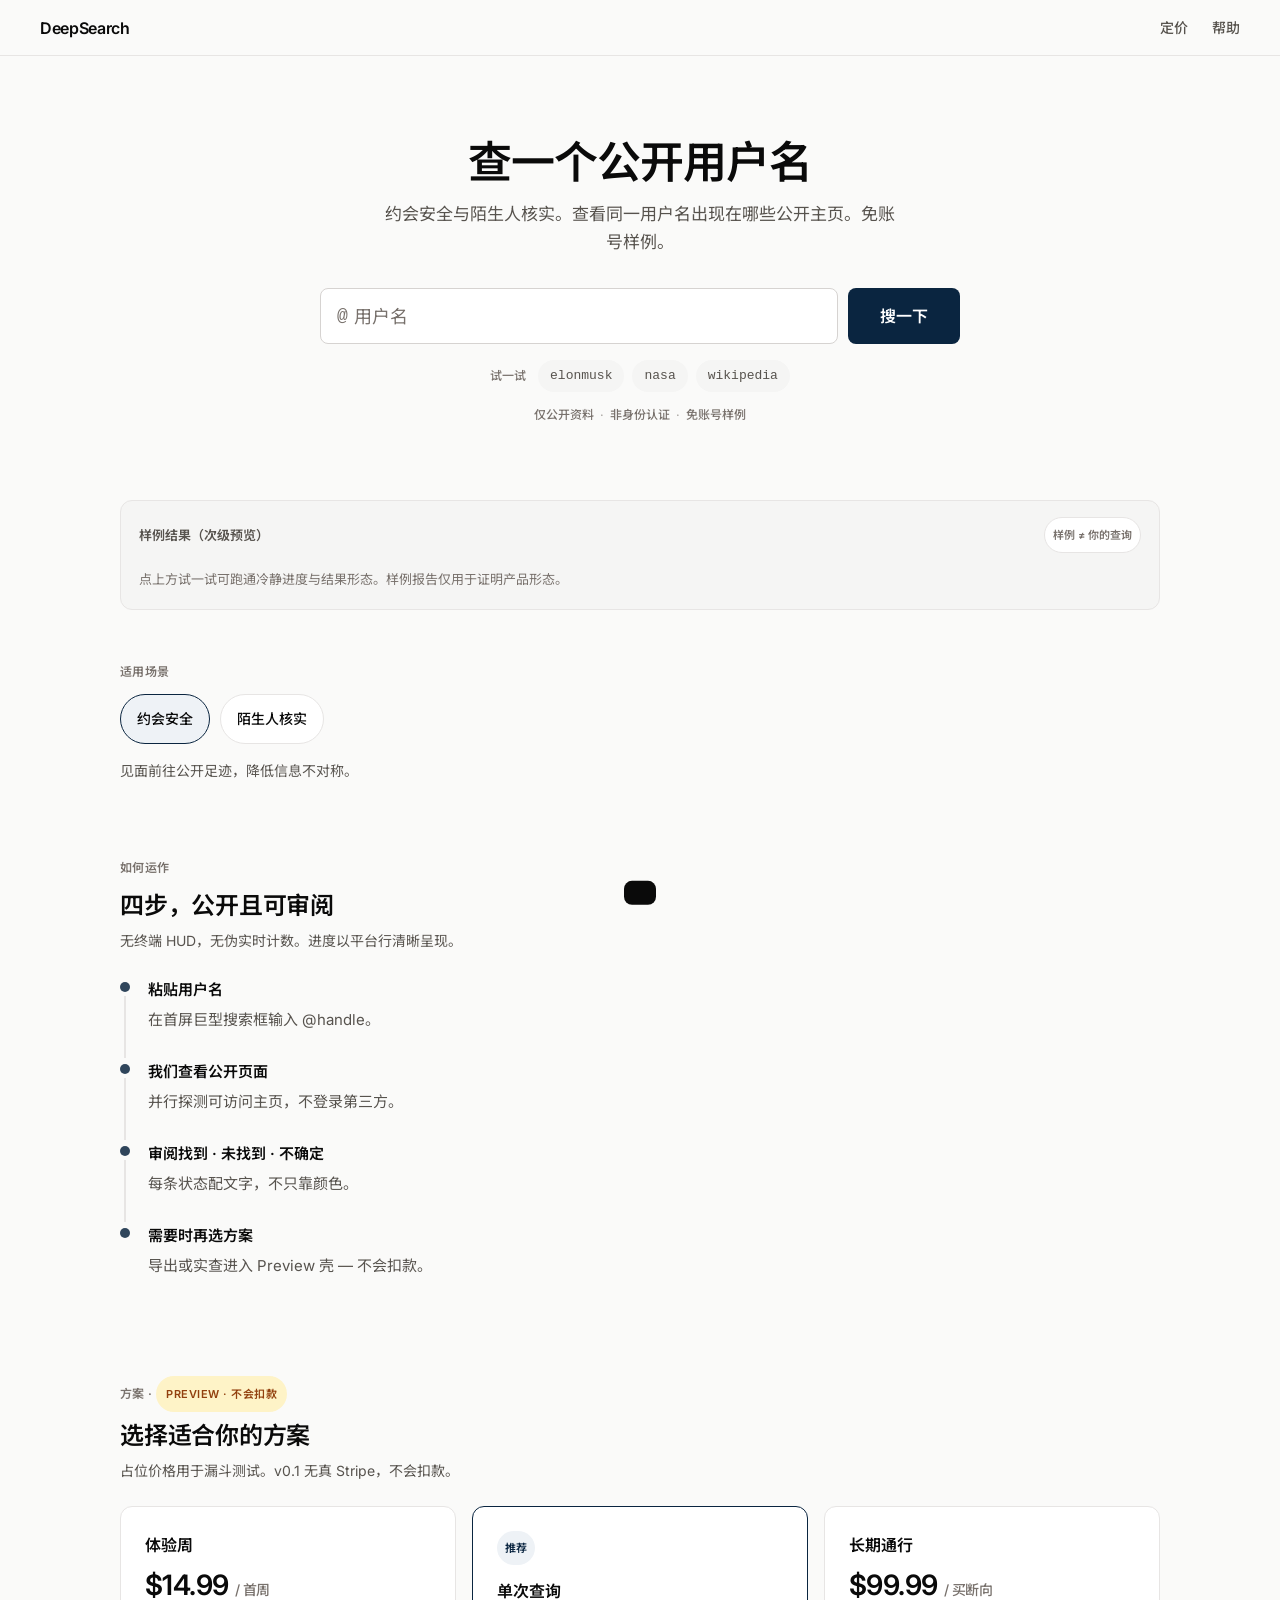
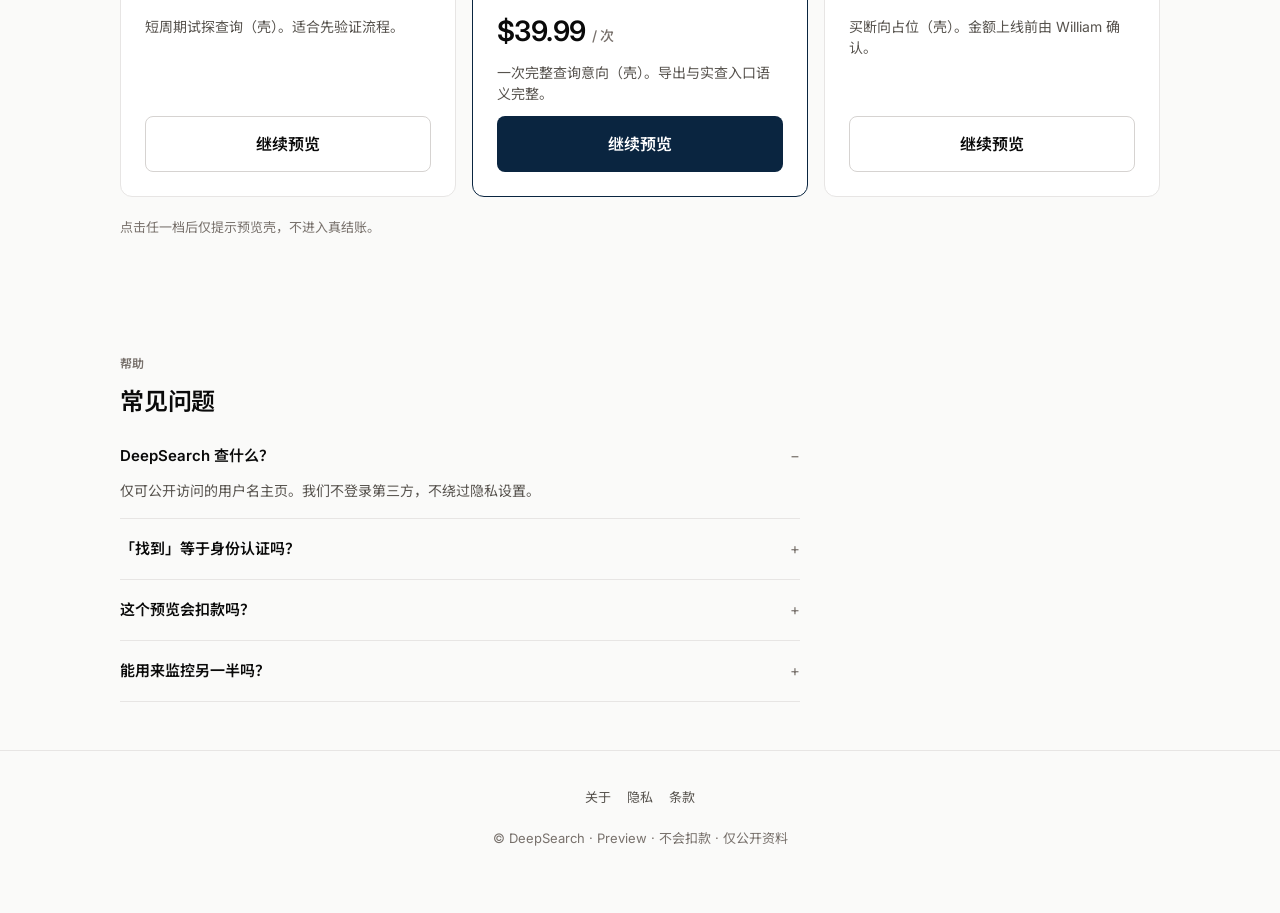
<file: DeepSearch/public/index.html>
<!DOCTYPE html>
<html lang="zh-CN">
<head>
  <meta charset="UTF-8" />
  <meta name="viewport" content="width=device-width, initial-scale=1, viewport-fit=cover" />
  <meta name="description" content="DeepSearch — 输入一个公开用户名，查看它出现在哪些公开主页。免账号样例。仅公开资料。不是法律身份认证。Preview · 不会扣款。" />
  <meta name="robots" content="noindex, nofollow" />
  <meta name="theme-color" content="#FAFAF9" />
  <title>DeepSearch · 查一个公开用户名</title>
  <link rel="preconnect" href="https://fonts.googleapis.com" />
  <link rel="preconnect" href="https://fonts.gstatic.com" crossorigin />
  <link href="https://fonts.googleapis.com/css2?family=Inter:wght@400;500;600&family=Noto+Sans+SC:wght@400;500;600&display=swap" rel="stylesheet" />
  <link rel="stylesheet" href="./design-tokens.css" />
  <link rel="stylesheet" href="./styles.css" />
</head>
<body>
  <a class="skip-link" href="#handle">跳到搜索</a>

  <header class="nav" role="banner">
    <a class="nav-brand" href="./">DeepSearch</a>
    <nav class="nav-links" aria-label="主导航">
      <a href="#pricing">定价</a>
      <a href="#faq">帮助</a>
    </nav>
    <button class="nav-menu" type="button" aria-label="打开菜单" aria-expanded="false" aria-controls="navMobile" id="menuBtn">菜单</button>
    <div class="nav-mobile-panel" id="navMobile" hidden>
      <a href="#pricing">定价</a>
      <a href="#faq">帮助</a>
      <a href="#how">如何运作</a>
    </div>
  </header>

  <main>
    <!-- ★ S-Search: Hero Search must be in first paint -->
    <section class="hero" aria-labelledby="hero-title" id="lookup">
      <h1 id="hero-title">查一个公开用户名</h1>
      <p class="sub">约会安全与陌生人核实。查看同一用户名出现在哪些公开主页。免账号样例。</p>

      <form class="search-cluster" id="searchForm" role="search" aria-label="用户名搜索" novalidate>
        <label class="sr-only" for="handle">用户名</label>
        <div class="search-row">
          <div class="search-field" id="searchField">
            <span class="prefix" aria-hidden="true">@</span>
            <input
              id="handle"
              name="handle"
              type="text"
              inputmode="text"
              autocomplete="off"
              spellcheck="false"
              placeholder="用户名"
              aria-label="用户名"
              aria-describedby="trustMicro fieldError"
              aria-invalid="false"
              maxlength="64"
            />
          </div>
          <button type="submit" class="btn btn-primary" id="searchBtn">搜一下</button>
        </div>
        <p class="field-error" id="fieldError" role="alert"></p>
        <div class="chips" role="group" aria-label="样例用户名">
          <span class="hint">试一试</span>
          <button type="button" class="chip" data-handle="elonmusk">elonmusk</button>
          <button type="button" class="chip" data-handle="nasa">nasa</button>
          <button type="button" class="chip" data-handle="wikipedia">wikipedia</button>
        </div>
        <p class="trust-micro" id="trustMicro">
          <span>仅公开资料</span><span>非身份认证</span><span>免账号样例</span>
        </p>
      </form>
    </section>

    <!-- Sample strip BELOW fold (ANTI-D01) -->
    <section class="section section-tight" aria-labelledby="sample-title">
      <div class="sample-strip">
        <div class="meta">
          <strong id="sample-title">样例结果（次级预览）</strong>
          <span class="badge-sample">样例 ≠ 你的查询</span>
        </div>
        <p style="margin:0;font-size:13px;color:var(--ds2-color-ink-tertiary);">
          点上方试一试可跑通冷静进度与结果形态。样例报告仅用于证明产品形态。
        </p>
      </div>
    </section>

    <!-- Scenario pills · Narrative B -->
    <section class="section section-tight" aria-labelledby="scene-title">
      <p class="section-eyebrow" id="scene-title">适用场景</p>
      <div class="pills" role="group" aria-label="场景">
        <button type="button" class="pill" aria-pressed="true" data-scene="dating">约会安全</button>
        <button type="button" class="pill" aria-pressed="false" data-scene="stranger">陌生人核实</button>
      </div>
      <p class="pill-copy" id="sceneCopy">见面前往公开足迹，降低信息不对称。</p>
    </section>

    <!-- Results / progress -->
    <section class="section" id="results" aria-labelledby="results-title" hidden>
      <p class="section-eyebrow">探测</p>
      <h2 id="results-title">结果</h2>
      <div class="panel" id="resultsPanel">
        <div class="panel-head">
          <span class="status" id="scanStatus" data-state="idle">就绪</span>
          <span class="badge-sample" id="sampleBadge" hidden>样例报告</span>
        </div>
        <div class="edu-bar">同名公开主页不能证明法律身份。仅公开资料。</div>
        <ul class="rows" id="resultRows" aria-live="polite" aria-busy="false"></ul>
        <div class="panel-actions" id="resultActions" hidden>
          <button type="button" class="btn btn-primary" id="exportBtn">导出报告</button>
          <button type="button" class="btn btn-secondary" id="retryBtn">重试</button>
          <button type="button" class="btn btn-ghost" id="cancelBtn">取消</button>
          <button type="button" class="btn btn-secondary" id="runMineBtn">开始我的查询</button>
        </div>
      </div>
    </section>

    <!-- How it works -->
    <section class="section" id="how" aria-labelledby="how-title">
      <p class="section-eyebrow">如何运作</p>
      <h2 id="how-title">四步，公开且可审阅</h2>
      <p class="lede">无终端 HUD，无伪实时计数。进度以平台行清晰呈现。</p>
      <ol class="timeline">
        <li><strong>粘贴用户名</strong>在首屏巨型搜索框输入 @handle。</li>
        <li><strong>我们查看公开页面</strong>并行探测可访问主页，不登录第三方。</li>
        <li><strong>审阅找到 · 未找到 · 不确定</strong>每条状态配文字，不只靠颜色。</li>
        <li><strong>需要时再选方案</strong>导出或实查进入 Preview 壳 — 不会扣款。</li>
      </ol>
    </section>

    <!-- Pricing -->
    <section class="section" id="pricing" aria-labelledby="pricing-title">
      <p class="section-eyebrow">方案 · <span class="preview-chip">Preview · 不会扣款</span></p>
      <h2 id="pricing-title">选择适合你的方案</h2>
      <p class="lede">占位价格用于漏斗测试。v0.1 无真 Stripe，不会扣款。</p>
      <div class="pricing-grid">
        <article class="price-card">
          <h3 class="name">体验周</h3>
          <p class="amount">$14.99 <span>/ 首周</span></p>
          <p class="desc">短周期试探查询（壳）。适合先验证流程。</p>
          <button type="button" class="btn btn-secondary btn-block price-cta">继续预览</button>
        </article>
        <article class="price-card featured">
          <span class="badge-rec">推荐</span>
          <h3 class="name">单次查询</h3>
          <p class="amount">$39.99 <span>/ 次</span></p>
          <p class="desc">一次完整查询意向（壳）。导出与实查入口语义完整。</p>
          <button type="button" class="btn btn-primary btn-block price-cta">继续预览</button>
        </article>
        <article class="price-card">
          <h3 class="name">长期通行</h3>
          <p class="amount">$99.99 <span>/ 买断向</span></p>
          <p class="desc">买断向占位（壳）。金额上线前由 William 确认。</p>
          <button type="button" class="btn btn-secondary btn-block price-cta">继续预览</button>
        </article>
      </div>
      <p class="pricing-note">点击任一档后仅提示预览壳，不进入真结账。</p>
    </section>

    <!-- FAQ -->
    <section class="section" id="faq" aria-labelledby="faq-title">
      <p class="section-eyebrow">帮助</p>
      <h2 id="faq-title">常见问题</h2>
      <div class="faq">
        <details class="faq-item" open>
          <summary>DeepSearch 查什么？</summary>
          <p>仅可公开访问的用户名主页。我们不登录第三方，不绕过隐私设置。</p>
        </details>
        <details class="faq-item">
          <summary>「找到」等于身份认证吗？</summary>
          <p>不等于。同名只是线索，请自行核实每个链接。</p>
        </details>
        <details class="faq-item">
          <summary>这个预览会扣款吗？</summary>
          <p>不会。所有方案按钮标注 Preview · 不会扣款；v0.1 无真结账。</p>
        </details>
        <details class="faq-item">
          <summary>能用来监控另一半吗？</summary>
          <p>产品主场景是约会安全与陌生人/防骗核实。关系信任话题仅在帮助中讨论，不作首屏案例。请遵守当地法律与平台规则，禁止骚扰与非法监视。</p>
        </details>
      </div>
    </section>
  </main>

  <footer class="footer">
    <nav aria-label="页脚">
      <a href="./about.html">关于</a>
      <a href="./privacy.html">隐私</a>
      <a href="./terms.html">条款</a>
    </nav>
    <p>© DeepSearch · Preview · 不会扣款 · 仅公开资料</p>
  </footer>

  <!-- Gate sheet G-01 -->
  <div class="overlay" id="gateOverlay" role="dialog" aria-modal="true" aria-labelledby="gateTitle" hidden>
    <div class="sheet">
      <h3 id="gateTitle">导出需要选择方案</h3>
      <p>v0.1 预览 — 不会扣款。选择方案壳后可继续。</p>
      <div class="sheet-actions">
        <button type="button" class="btn btn-primary btn-block" id="gatePrimary">查看方案</button>
        <button type="button" class="btn btn-ghost btn-block" id="gateSecondary">暂不</button>
      </div>
    </div>
  </div>

  <div class="toast" id="toast" role="status" aria-live="polite"></div>
  <script src="./app.js" defer></script>
</body>
</html>
</file>
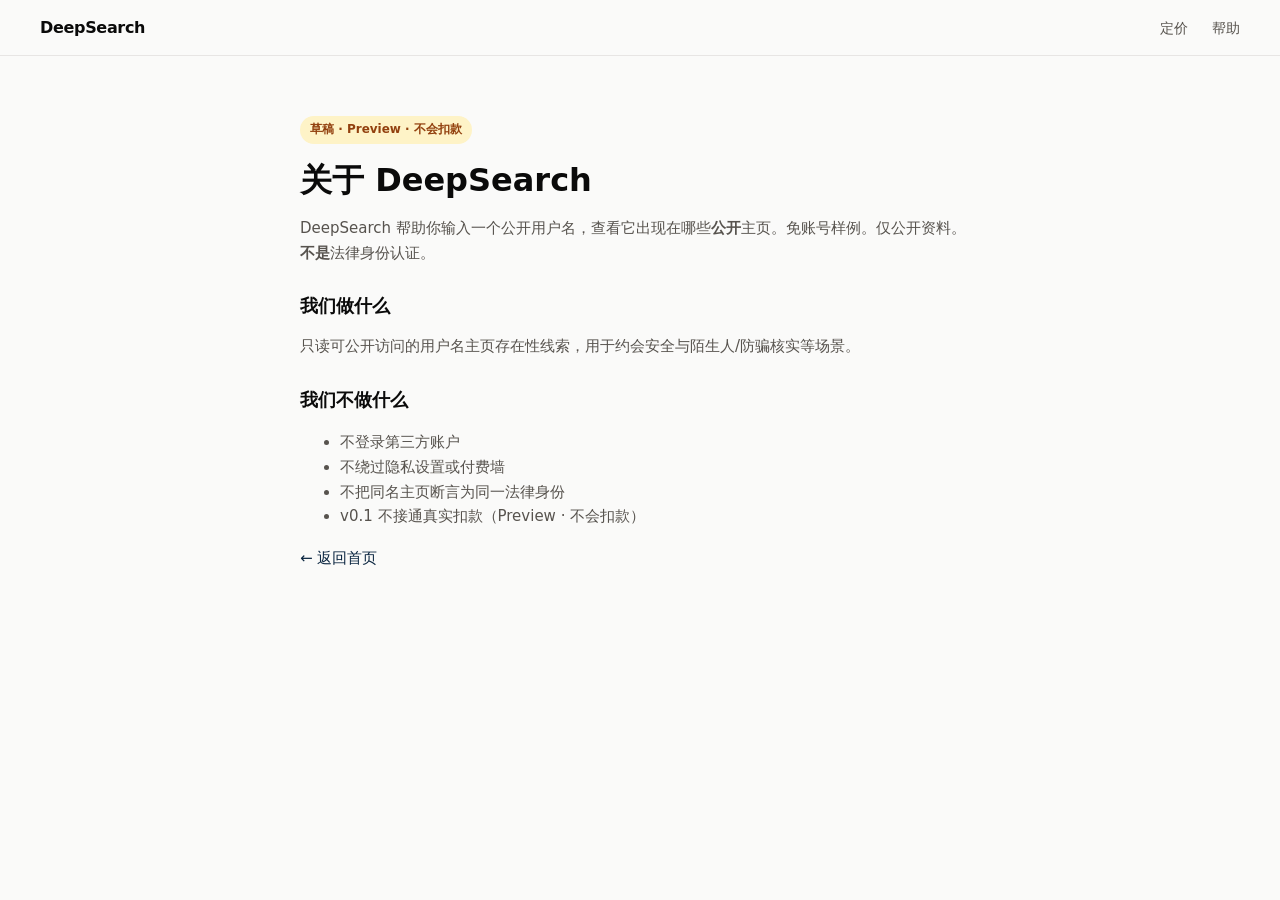
<file: DeepSearch/public/about.html>
<!DOCTYPE html>
<html lang="zh-CN">
<head>
  <meta charset="UTF-8" />
  <meta name="viewport" content="width=device-width, initial-scale=1" />
  <meta name="robots" content="noindex, nofollow" />
  <title>关于 · DeepSearch</title>
  <link rel="stylesheet" href="./design-tokens.css" />
  <link rel="stylesheet" href="./styles.css" />
</head>
<body>
  <header class="nav" role="banner">
    <a class="nav-brand" href="./">DeepSearch</a>
    <nav class="nav-links" aria-label="主导航">
      <a href="./#pricing">定价</a>
      <a href="./#faq">帮助</a>
    </nav>
  </header>
  <article class="legal">
    <p class="draft-note">草稿 · Preview · 不会扣款</p>
    <h1>关于 DeepSearch</h1>
    <p>DeepSearch 帮助你输入一个公开用户名，查看它出现在哪些<strong>公开</strong>主页。免账号样例。仅公开资料。<strong>不是</strong>法律身份认证。</p>
    <h2>我们做什么</h2>
    <p>只读可公开访问的用户名主页存在性线索，用于约会安全与陌生人/防骗核实等场景。</p>
    <h2>我们不做什么</h2>
    <ul>
      <li>不登录第三方账户</li>
      <li>不绕过隐私设置或付费墙</li>
      <li>不把同名主页断言为同一法律身份</li>
      <li>v0.1 不接通真实扣款（Preview · 不会扣款）</li>
    </ul>
    <p><a href="./">← 返回首页</a></p>
  </article>
</body>
</html>
</file>
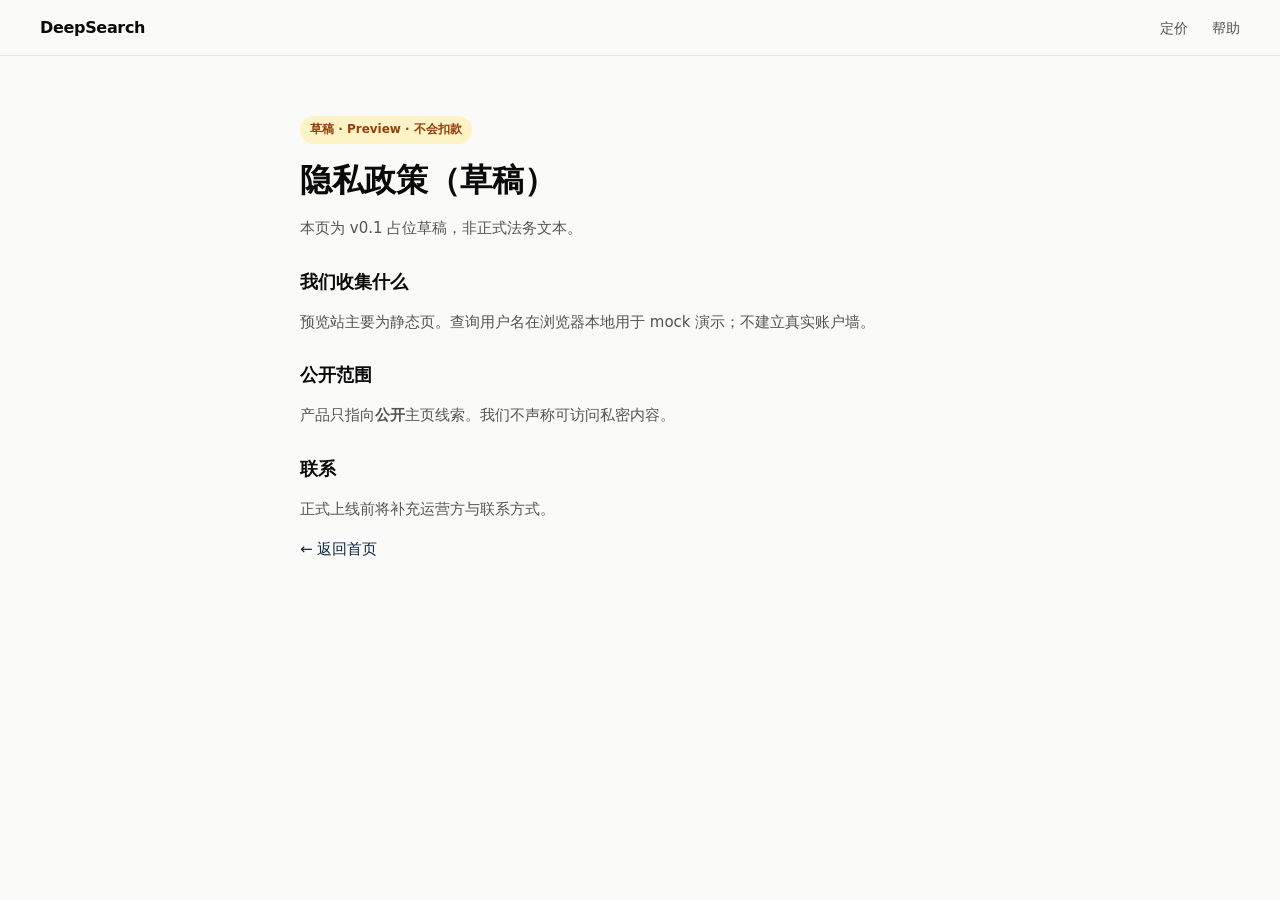
<file: DeepSearch/public/privacy.html>
<!DOCTYPE html>
<html lang="zh-CN">
<head>
  <meta charset="UTF-8" />
  <meta name="viewport" content="width=device-width, initial-scale=1" />
  <meta name="robots" content="noindex, nofollow" />
  <title>隐私 · DeepSearch</title>
  <link rel="stylesheet" href="./design-tokens.css" />
  <link rel="stylesheet" href="./styles.css" />
</head>
<body>
  <header class="nav" role="banner">
    <a class="nav-brand" href="./">DeepSearch</a>
    <nav class="nav-links" aria-label="主导航">
      <a href="./#pricing">定价</a>
      <a href="./#faq">帮助</a>
    </nav>
  </header>
  <article class="legal">
    <p class="draft-note">草稿 · Preview · 不会扣款</p>
    <h1>隐私政策（草稿）</h1>
    <p>本页为 v0.1 占位草稿，非正式法务文本。</p>
    <h2>我们收集什么</h2>
    <p>预览站主要为静态页。查询用户名在浏览器本地用于 mock 演示；不建立真实账户墙。</p>
    <h2>公开范围</h2>
    <p>产品只指向<strong>公开</strong>主页线索。我们不声称可访问私密内容。</p>
    <h2>联系</h2>
    <p>正式上线前将补充运营方与联系方式。</p>
    <p><a href="./">← 返回首页</a></p>
  </article>
</body>
</html>
</file>
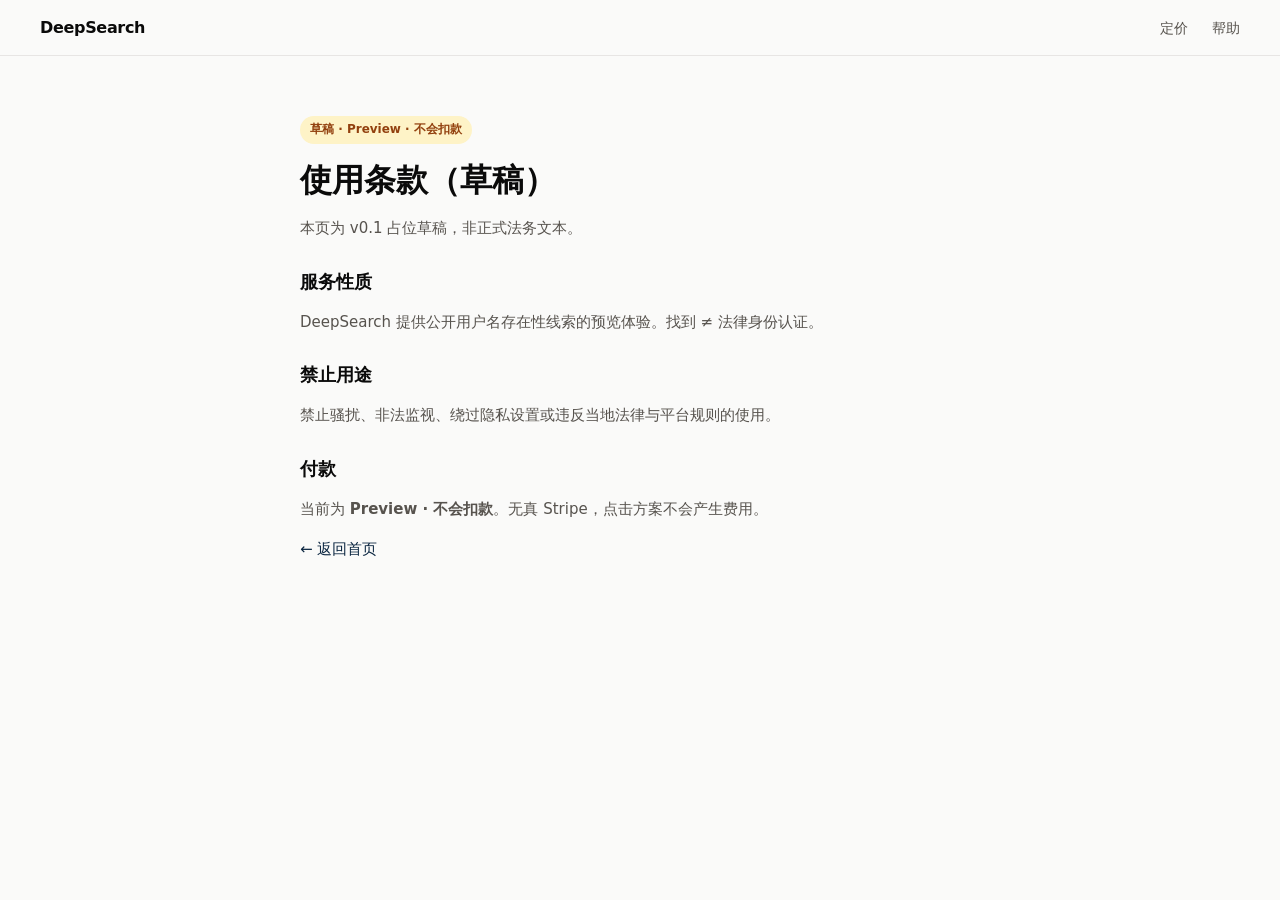
<file: DeepSearch/public/terms.html>
<!DOCTYPE html>
<html lang="zh-CN">
<head>
  <meta charset="UTF-8" />
  <meta name="viewport" content="width=device-width, initial-scale=1" />
  <meta name="robots" content="noindex, nofollow" />
  <title>条款 · DeepSearch</title>
  <link rel="stylesheet" href="./design-tokens.css" />
  <link rel="stylesheet" href="./styles.css" />
</head>
<body>
  <header class="nav" role="banner">
    <a class="nav-brand" href="./">DeepSearch</a>
    <nav class="nav-links" aria-label="主导航">
      <a href="./#pricing">定价</a>
      <a href="./#faq">帮助</a>
    </nav>
  </header>
  <article class="legal">
    <p class="draft-note">草稿 · Preview · 不会扣款</p>
    <h1>使用条款（草稿）</h1>
    <p>本页为 v0.1 占位草稿，非正式法务文本。</p>
    <h2>服务性质</h2>
    <p>DeepSearch 提供公开用户名存在性线索的预览体验。找到 ≠ 法律身份认证。</p>
    <h2>禁止用途</h2>
    <p>禁止骚扰、非法监视、绕过隐私设置或违反当地法律与平台规则的使用。</p>
    <h2>付款</h2>
    <p>当前为 <strong>Preview · 不会扣款</strong>。无真 Stripe，点击方案不会产生费用。</p>
    <p><a href="./">← 返回首页</a></p>
  </article>
</body>
</html>
</file>
<file: DeepSearch/public/design-tokens.css>
/**
 * DeepSearch ds2.* — D-02b three-layer CSS variables
 * Primitive → Semantic → Component
 * Spec: DeepSearch-D-02b · 2026-11-05
 * DO NOT import lp.* / purple AI defaults / neon lime
 */

:root {
  /* ── Primitive ── */
  --ds2-p-paper-50: #FAFAF9;
  --ds2-p-paper-100: #F5F5F4;
  --ds2-p-paper-200: #E7E5E4;
  --ds2-p-paper-300: #D6D3D1;
  --ds2-p-stone-400: #A8A29E;
  --ds2-p-stone-500: #78716C;
  --ds2-p-stone-600: #57534E;
  --ds2-p-stone-950: #0A0A0A;
  --ds2-p-navy-50: #EEF2F6;
  --ds2-p-navy-700: #0A2540;
  --ds2-p-navy-800: #06182B;
  --ds2-p-navy-900: #040F1A;
  --ds2-p-teal-50: #F0FDFA;
  --ds2-p-teal-700: #0F766E;
  --ds2-p-amber-50: #FEF3C7;
  --ds2-p-amber-700: #B45309;
  --ds2-p-amber-800: #92400E;
  --ds2-p-red-50: #FEF2F2;
  --ds2-p-red-700: #B91C1C;
  --ds2-p-white: #FFFFFF;

  --ds2-p-space-1: 4px;
  --ds2-p-space-2: 8px;
  --ds2-p-space-3: 12px;
  --ds2-p-space-4: 16px;
  --ds2-p-space-5: 24px;
  --ds2-p-space-6: 32px;
  --ds2-p-space-7: 56px;
  --ds2-p-space-8: 80px;

  --ds2-p-radius-sm: 6px;
  --ds2-p-radius-md: 8px;
  --ds2-p-radius-lg: 12px;
  --ds2-p-radius-pill: 999px;

  --ds2-p-shadow-0: none;
  --ds2-p-shadow-1: 0 1px 2px rgba(10, 10, 10, 0.04);
  --ds2-p-shadow-focus: 0 0 0 3px rgba(10, 37, 64, 0.18);

  --ds2-p-dur-fast: 150ms;
  --ds2-p-dur-base: 220ms;
  --ds2-p-dur-scan: 320ms;

  --ds2-p-font-sans: Inter, "PingFang SC", "Noto Sans SC", system-ui, -apple-system, sans-serif;
  --ds2-p-font-mono: ui-monospace, SFMono-Regular, Menlo, Monaco, Consolas, monospace;

  /* ── Semantic (ds2.color.* / ds2.type.* / ds2.space.*) ── */
  --ds2-color-bg: var(--ds2-p-paper-50);
  --ds2-color-surface: var(--ds2-p-white);
  --ds2-color-surface-muted: var(--ds2-p-paper-100);
  --ds2-color-ink: var(--ds2-p-stone-950);
  --ds2-color-ink-secondary: var(--ds2-p-stone-600);
  --ds2-color-ink-tertiary: var(--ds2-p-stone-500);
  --ds2-color-border: var(--ds2-p-paper-200);
  --ds2-color-border-strong: var(--ds2-p-paper-300);
  --ds2-color-border-focus: var(--ds2-p-navy-700);
  --ds2-color-accent: var(--ds2-p-navy-700);
  --ds2-color-accent-hover: var(--ds2-p-navy-800);
  --ds2-color-accent-soft: var(--ds2-p-navy-50);
  --ds2-color-found: var(--ds2-p-teal-700);
  --ds2-color-clear: var(--ds2-p-stone-500);
  --ds2-color-uncertain: var(--ds2-p-amber-700);
  --ds2-color-danger: var(--ds2-p-red-700);
  --ds2-color-banner: var(--ds2-p-paper-100);
  --ds2-color-preview: var(--ds2-p-amber-50);
  --ds2-color-preview-ink: var(--ds2-p-amber-800);
  --ds2-color-on-accent: var(--ds2-p-white);

  --ds2-font-family: var(--ds2-p-font-sans);
  --ds2-font-mono: var(--ds2-p-font-mono);

  --ds2-type-display-size: 44px;
  --ds2-type-display-lh: 52px;
  --ds2-type-h1-size: 32px;
  --ds2-type-h1-lh: 40px;
  --ds2-type-h2-size: 24px;
  --ds2-type-h2-lh: 32px;
  --ds2-type-h3-size: 18px;
  --ds2-type-h3-lh: 26px;
  --ds2-type-body-size: 17px;
  --ds2-type-body-lh: 28px;
  --ds2-type-body-sm-size: 14px;
  --ds2-type-body-sm-lh: 22px;
  --ds2-type-caption-size: 12px;
  --ds2-type-caption-lh: 18px;
  --ds2-type-search-size: 18px;
  --ds2-type-search-lh: 24px;

  --ds2-space-1: var(--ds2-p-space-1);
  --ds2-space-2: var(--ds2-p-space-2);
  --ds2-space-3: var(--ds2-p-space-3);
  --ds2-space-4: var(--ds2-p-space-4);
  --ds2-space-5: var(--ds2-p-space-5);
  --ds2-space-6: var(--ds2-p-space-6);
  --ds2-space-7: var(--ds2-p-space-7);
  --ds2-space-8: var(--ds2-p-space-8);

  --ds2-radius-sm: var(--ds2-p-radius-sm);
  --ds2-radius-md: var(--ds2-p-radius-md);
  --ds2-radius-lg: var(--ds2-p-radius-lg);
  --ds2-radius-pill: var(--ds2-p-radius-pill);

  --ds2-elev-0: var(--ds2-p-shadow-0);
  --ds2-elev-1: var(--ds2-p-shadow-1);
  --ds2-elev-focus: var(--ds2-p-shadow-focus);

  --ds2-motion-fast: var(--ds2-p-dur-fast);
  --ds2-motion-base: var(--ds2-p-dur-base);
  --ds2-motion-scan-row: var(--ds2-p-dur-scan);

  --ds2-search-height-pc: 56px;
  --ds2-search-height-mobile: 52px;
  --ds2-cta-height: 56px;
  --ds2-layout-hero-max: 680px;
  --ds2-layout-content-max: 1080px;
  --ds2-size-touch-min: 44px;

  /* ── Component ── */
  --ds2-search-bg: var(--ds2-color-surface);
  --ds2-search-border: var(--ds2-color-border-strong);
  --ds2-search-border-focus: var(--ds2-color-border-focus);
  --ds2-search-radius: var(--ds2-radius-md);
  --ds2-search-fs: var(--ds2-type-search-size);
  --ds2-search-px: 16px;
  --ds2-search-max: var(--ds2-layout-hero-max);

  --ds2-btn-primary-bg: var(--ds2-color-accent);
  --ds2-btn-primary-bg-hover: var(--ds2-color-accent-hover);
  --ds2-btn-primary-fg: var(--ds2-color-on-accent);
  --ds2-btn-secondary-bg: var(--ds2-color-surface);
  --ds2-btn-secondary-border: var(--ds2-color-border-strong);
  --ds2-btn-secondary-fg: var(--ds2-color-ink);
  --ds2-btn-ghost-fg: var(--ds2-color-accent);
  --ds2-btn-h: var(--ds2-cta-height);
  --ds2-btn-radius: var(--ds2-radius-md);
  --ds2-btn-disabled-opacity: 0.45;
  --ds2-btn-px: 20px;

  --ds2-chip-bg: var(--ds2-color-surface-muted);
  --ds2-chip-bg-hover: var(--ds2-color-accent-soft);
  --ds2-chip-fg: var(--ds2-color-ink-secondary);
  --ds2-chip-radius: var(--ds2-radius-pill);
  --ds2-chip-h: 32px;
  --ds2-chip-px: 12px;

  --ds2-pill-bg: var(--ds2-color-surface);
  --ds2-pill-bg-selected: var(--ds2-color-accent-soft);
  --ds2-pill-border: var(--ds2-color-border);
  --ds2-pill-border-selected: var(--ds2-color-accent);
  --ds2-pill-fg: var(--ds2-color-ink);
  --ds2-pill-radius: var(--ds2-radius-pill);

  --ds2-row-bg: var(--ds2-color-surface);
  --ds2-row-bg-hover: var(--ds2-color-surface-muted);
  --ds2-row-border: var(--ds2-color-border);
  --ds2-row-radius: var(--ds2-radius-md);
  --ds2-row-pad: 14px 16px;
  --ds2-row-dot-found: var(--ds2-color-found);
  --ds2-row-dot-clear: var(--ds2-color-clear);
  --ds2-row-dot-uncertain: var(--ds2-color-uncertain);

  --ds2-sheet-bg: var(--ds2-color-surface);
  --ds2-sheet-overlay: rgba(10, 10, 10, 0.36);
  --ds2-sheet-radius: var(--ds2-radius-lg);
  --ds2-sheet-pad: 24px;
  --ds2-sheet-max: 420px;

  --ds2-toast-bg: var(--ds2-color-ink);
  --ds2-toast-fg: var(--ds2-color-on-accent);
  --ds2-toast-radius: var(--ds2-radius-md);
  --ds2-toast-pad: 12px 16px;

  --ds2-preview-bg: var(--ds2-color-preview);
  --ds2-preview-fg: var(--ds2-color-preview-ink);
  --ds2-preview-radius: var(--ds2-radius-pill);

  --ds2-price-bg: var(--ds2-color-surface);
  --ds2-price-border: var(--ds2-color-border);
  --ds2-price-border-featured: var(--ds2-color-accent);
  --ds2-price-radius: var(--ds2-radius-lg);
  --ds2-price-pad: 24px;

  --ds2-nav-h: 56px;
  --ds2-nav-bg: rgba(250, 250, 249, 0.92);
  --ds2-nav-border: var(--ds2-color-border);
  --ds2-nav-link: var(--ds2-color-ink-secondary);
  --ds2-nav-brand: var(--ds2-color-ink);
}

@media (prefers-reduced-motion: reduce) {
  :root {
    --ds2-motion-fast: 0ms;
    --ds2-motion-base: 0ms;
    --ds2-motion-scan-row: 0ms;
  }
}
</file>
<file: DeepSearch/public/styles.css>
/**
 * DeepSearch production styles — D-02b / ds2.*
 * Spec: DeepSearch-D-02b-ui-upgrade.md · 2026-11-05
 * Tokens: ./design-tokens.css
 */
*, *::before, *::after { box-sizing: border-box; }
    html { scroll-behavior: smooth; }
    @media (prefers-reduced-motion: reduce) {
      html { scroll-behavior: auto; }
      *, *::before, *::after {
        animation-duration: 0.01ms !important;
        animation-iteration-count: 1 !important;
        transition-duration: 0.01ms !important;
      }
    }
    body {
      margin: 0;
      font-family: var(--ds2-font-family);
      font-size: var(--ds2-type-body-size);
      line-height: var(--ds2-type-body-lh);
      color: var(--ds2-color-ink);
      background: var(--ds2-color-bg);
      -webkit-font-smoothing: antialiased;
      text-rendering: optimizeLegibility;
    }
    a { color: var(--ds2-color-accent); text-decoration: none; }
    a:hover { text-decoration: underline; }
    :focus-visible {
      outline: 2px solid var(--ds2-color-border-focus);
      outline-offset: 2px;
    }
    .sr-only {
      position: absolute; width: 1px; height: 1px; padding: 0; margin: -1px;
      overflow: hidden; clip: rect(0,0,0,0); white-space: nowrap; border: 0;
    }

    /* Nav */
    .nav {
      position: sticky; top: 0; z-index: 40;
      height: var(--ds2-nav-h);
      display: flex; align-items: center; justify-content: space-between;
      padding: 0 clamp(16px, 4vw, 40px);
      background: var(--ds2-nav-bg);
      backdrop-filter: blur(8px);
      border-bottom: 1px solid var(--ds2-nav-border);
    }
    .nav-brand {
      font-weight: 600; font-size: 16px; letter-spacing: -0.02em;
      color: var(--ds2-nav-brand); text-decoration: none;
    }
    .nav-links { display: flex; gap: 24px; align-items: center; }
    .nav-links a {
      color: var(--ds2-nav-link); font-size: 14px; font-weight: 500;
      text-decoration: none;
    }
    .nav-links a:hover { color: var(--ds2-color-ink); }
    .nav-menu { display: none; background: none; border: 1px solid var(--ds2-color-border); border-radius: var(--ds2-radius-md); padding: 8px 12px; font: inherit; color: var(--ds2-color-ink); cursor: pointer; }

    /* Hero */
    .hero {
      max-width: var(--ds2-search-max);
      margin: 0 auto;
      padding: clamp(48px, 8vw, 80px) 20px 40px;
      text-align: center;
    }
    .hero h1 {
      margin: 0 0 12px;
      font-size: var(--ds2-type-display-size);
      line-height: var(--ds2-type-display-lh);
      font-weight: 600;
      letter-spacing: -0.02em;
      color: var(--ds2-color-ink);
    }
    .hero .sub {
      margin: 0 auto 32px;
      max-width: 520px;
      color: var(--ds2-color-ink-secondary);
      font-size: var(--ds2-type-body-size);
      line-height: var(--ds2-type-body-lh);
    }

    /* Search hero cluster */
    .search-cluster { width: 100%; }
    .search-row {
      display: flex; gap: 10px; align-items: stretch;
      width: 100%;
    }
    .search-field {
      flex: 1; min-width: 0;
      display: flex; align-items: center;
      height: var(--ds2-search-height-pc);
      background: var(--ds2-search-bg);
      border: 1px solid var(--ds2-search-border);
      border-radius: var(--ds2-search-radius);
      padding: 0 var(--ds2-search-px);
      transition: border-color var(--ds2-motion-fast) ease-out, box-shadow var(--ds2-motion-fast) ease-out;
    }
    .search-field:focus-within {
      border-color: var(--ds2-search-border-focus);
      box-shadow: var(--ds2-elev-focus);
    }
    .search-field.is-error {
      border-color: var(--ds2-color-danger);
      box-shadow: 0 0 0 3px rgba(185, 28, 28, 0.12);
    }
    .search-field .prefix {
      color: var(--ds2-color-ink-tertiary);
      font-family: var(--ds2-font-mono);
      font-size: var(--ds2-search-fs);
      margin-right: 4px; user-select: none;
    }
    .search-field input {
      flex: 1; min-width: 0; border: 0; outline: none; background: transparent;
      font: inherit; font-size: var(--ds2-search-fs); line-height: var(--ds2-type-search-lh);
      color: var(--ds2-color-ink); height: 100%;
    }
    .search-field input::placeholder { color: var(--ds2-color-ink-tertiary); }
    .btn {
      display: inline-flex; align-items: center; justify-content: center;
      height: var(--ds2-btn-h); padding: 0 var(--ds2-btn-px);
      border-radius: var(--ds2-btn-radius); border: 1px solid transparent;
      font: inherit; font-size: 16px; font-weight: 600;
      cursor: pointer; white-space: nowrap;
      transition: background var(--ds2-motion-fast) ease-out, border-color var(--ds2-motion-fast) ease-out, opacity var(--ds2-motion-fast) ease-out;
      min-width: var(--ds2-size-touch-min);
    }
    .btn:disabled { opacity: var(--ds2-btn-disabled-opacity); cursor: not-allowed; }
    .btn-primary {
      background: var(--ds2-btn-primary-bg); color: var(--ds2-btn-primary-fg);
      flex-shrink: 0; min-width: 112px;
    }
    .btn-primary:hover:not(:disabled) { background: var(--ds2-btn-primary-bg-hover); }
    .btn-secondary {
      background: var(--ds2-btn-secondary-bg); color: var(--ds2-btn-secondary-fg);
      border-color: var(--ds2-btn-secondary-border);
    }
    .btn-secondary:hover:not(:disabled) { background: var(--ds2-color-surface-muted); }
    .btn-ghost {
      background: transparent; color: var(--ds2-btn-ghost-fg); height: auto; padding: 8px 4px;
      font-weight: 500; font-size: 14px;
    }
    .btn-block { width: 100%; }

    .field-error {
      display: none; margin-top: 8px; text-align: left;
      color: var(--ds2-color-danger); font-size: var(--ds2-type-body-sm-size);
      line-height: var(--ds2-type-body-sm-lh);
    }
    .field-error.show { display: block; }

    .chips {
      display: flex; flex-wrap: wrap; gap: 8px; justify-content: center;
      align-items: center; margin-top: 16px;
    }
    .chips .hint {
      font-size: var(--ds2-type-caption-size); color: var(--ds2-color-ink-tertiary);
      font-weight: 500; margin-right: 4px;
    }
    .chip {
      display: inline-flex; align-items: center; height: var(--ds2-chip-h);
      padding: 0 var(--ds2-chip-px); border: 0; border-radius: var(--ds2-chip-radius);
      background: var(--ds2-chip-bg); color: var(--ds2-chip-fg);
      font: inherit; font-size: 13px; font-family: var(--ds2-font-mono); font-weight: 500;
      cursor: pointer; transition: background var(--ds2-motion-fast) ease-out;
    }
    .chip:hover { background: var(--ds2-chip-bg-hover); color: var(--ds2-color-ink); }

    .trust-micro {
      margin-top: 14px;
      font-size: var(--ds2-type-caption-size);
      line-height: var(--ds2-type-caption-lh);
      color: var(--ds2-color-ink-tertiary);
      font-weight: 500;
    }
    .trust-micro span + span::before {
      content: "·"; margin: 0 6px; opacity: 0.6;
    }
    /* Sections */
    .section {
      max-width: var(--ds2-layout-content-max);
      margin: 0 auto;
      padding: 48px 20px;
    }
    .section-tight { padding-top: 24px; padding-bottom: 24px; }
    .section-head {
      display: flex; align-items: baseline; justify-content: space-between;
      gap: 12px; margin-bottom: 16px; flex-wrap: wrap;
    }
    .section-eyebrow {
      font-size: var(--ds2-type-caption-size); font-weight: 600;
      letter-spacing: 0.04em; text-transform: uppercase;
      color: var(--ds2-color-ink-tertiary); margin: 0 0 8px;
    }
    .section h2 {
      margin: 0 0 8px;
      font-size: var(--ds2-type-h2-size); line-height: var(--ds2-type-h2-lh);
      font-weight: 600; letter-spacing: -0.01em;
    }
    .section .lede {
      margin: 0 0 24px; color: var(--ds2-color-ink-secondary);
      max-width: 560px; font-size: var(--ds2-type-body-sm-size);
      line-height: var(--ds2-type-body-sm-lh);
    }

    .sample-strip {
      background: var(--ds2-color-surface-muted);
      border: 1px solid var(--ds2-color-border);
      border-radius: var(--ds2-radius-lg);
      padding: 16px 18px;
    }
    .sample-strip .meta {
      display: flex; justify-content: space-between; align-items: center;
      margin-bottom: 12px; gap: 8px; flex-wrap: wrap;
    }
    .sample-strip .meta strong {
      font-size: 13px; font-weight: 600; color: var(--ds2-color-ink-secondary);
    }
    .badge-sample {
      font-size: 11px; font-weight: 600; padding: 3px 8px;
      border-radius: var(--ds2-radius-pill);
      background: var(--ds2-color-surface); border: 1px solid var(--ds2-color-border);
      color: var(--ds2-color-ink-tertiary);
    }

    .pills { display: flex; flex-wrap: wrap; gap: 10px; margin-bottom: 16px; }
    .pill {
      display: inline-flex; align-items: center; gap: 8px;
      padding: 10px 16px; border-radius: var(--ds2-pill-radius);
      border: 1px solid var(--ds2-pill-border); background: var(--ds2-pill-bg);
      color: var(--ds2-pill-fg); font: inherit; font-size: 14px; font-weight: 500;
      cursor: pointer; transition: background var(--ds2-motion-fast), border-color var(--ds2-motion-fast);
    }
    .pill[aria-pressed="true"] {
      background: var(--ds2-pill-bg-selected);
      border-color: var(--ds2-pill-border-selected);
    }
    .pill-copy {
      color: var(--ds2-color-ink-secondary);
      font-size: var(--ds2-type-body-sm-size);
      line-height: var(--ds2-type-body-sm-lh);
      max-width: 480px; margin: 0;
    }

    /* Progress / results */
    .panel {
      background: var(--ds2-color-surface);
      border: 1px solid var(--ds2-color-border);
      border-radius: var(--ds2-radius-lg);
      overflow: hidden;
    }
    .panel-head {
      display: flex; align-items: center; justify-content: space-between;
      gap: 12px; padding: 14px 16px;
      border-bottom: 1px solid var(--ds2-color-border);
      background: var(--ds2-color-surface);
    }
    .panel-head .status {
      font-size: 14px; font-weight: 500; color: var(--ds2-color-ink-secondary);
    }
    .panel-head .status[data-state="scanning"]::before {
      content: ""; display: inline-block; width: 7px; height: 7px; border-radius: 50%;
      background: var(--ds2-color-accent); margin-right: 8px; vertical-align: middle;
      animation: pulse 1.2s ease-in-out infinite;
    }
    @keyframes pulse {
      0%, 100% { opacity: 0.35; } 50% { opacity: 1; }
    }
    .edu-bar {
      padding: 10px 16px; background: var(--ds2-color-banner);
      font-size: 13px; color: var(--ds2-color-ink-secondary);
      border-bottom: 1px solid var(--ds2-color-border);
    }
    .rows { list-style: none; margin: 0; padding: 0; }
    .row {
      display: flex; align-items: center; gap: 12px;
      padding: var(--ds2-row-pad);
      border-bottom: 1px solid var(--ds2-row-border);
      background: var(--ds2-row-bg);
      transition: background var(--ds2-motion-fast);
    }
    .row:last-child { border-bottom: 0; }
    .row:hover { background: var(--ds2-row-bg-hover); }
    .row.enter { animation: rowIn var(--ds2-motion-scan-row) ease-out both; }
    @keyframes rowIn {
      from { opacity: 0; transform: translateY(4px); }
      to { opacity: 1; transform: none; }
    }
    .dot {
      width: 8px; height: 8px; border-radius: 50%; flex-shrink: 0;
    }
    .dot-found { background: var(--ds2-row-dot-found); }
    .dot-clear { background: var(--ds2-row-dot-clear); }
    .dot-uncertain { background: var(--ds2-row-dot-uncertain); }
    .dot-loading {
      background: transparent; border: 1.5px solid var(--ds2-color-border-strong);
      border-top-color: var(--ds2-color-accent);
      animation: spin 0.7s linear infinite;
    }
    @keyframes spin { to { transform: rotate(360deg); } }
    .row-main { flex: 1; min-width: 0; text-align: left; }
    .row-main .plat {
      font-weight: 600; font-size: 14px; color: var(--ds2-color-ink);
    }
    .row-main .meta {
      font-size: 12px; color: var(--ds2-color-ink-tertiary); font-family: var(--ds2-font-mono);
    }
    .row-state {
      font-size: 13px; font-weight: 500; color: var(--ds2-color-ink-secondary);
      white-space: nowrap;
    }
    .row-state.found { color: var(--ds2-color-found); }
    .row-state.clear { color: var(--ds2-color-clear); }
    .row-state.uncertain { color: var(--ds2-color-uncertain); }
    .row-action {
      font-size: 13px; font-weight: 500; color: var(--ds2-color-accent);
      background: none; border: 0; cursor: pointer; padding: 6px 4px;
      min-height: 44px;
    }
    .row-action:hover { text-decoration: underline; }
    .panel-actions {
      display: flex; flex-wrap: wrap; gap: 10px; padding: 16px;
      border-top: 1px solid var(--ds2-color-border);
    }
    .panel-actions .btn { height: 44px; font-size: 14px; }

    /* Timeline */
    .timeline { list-style: none; margin: 0; padding: 0; max-width: 560px; }
    .timeline li {
      position: relative; padding: 0 0 24px 28px;
      color: var(--ds2-color-ink-secondary); font-size: 15px;
    }
    .timeline li:last-child { padding-bottom: 0; }
    .timeline li::before {
      content: ""; position: absolute; left: 0; top: 6px;
      width: 10px; height: 10px; border-radius: 50%;
      background: var(--ds2-color-accent); opacity: 0.85;
    }
    .timeline li::after {
      content: ""; position: absolute; left: 4px; top: 20px; bottom: 0;
      width: 2px; background: var(--ds2-color-border);
    }
    .timeline li:last-child::after { display: none; }
    .timeline strong { display: block; color: var(--ds2-color-ink); font-weight: 600; margin-bottom: 2px; }

    /* Pricing */
    .pricing-grid {
      display: grid; grid-template-columns: repeat(3, 1fr); gap: 16px;
    }
    .price-card {
      background: var(--ds2-price-bg); border: 1px solid var(--ds2-price-border);
      border-radius: var(--ds2-price-radius); padding: var(--ds2-price-pad);
      display: flex; flex-direction: column; gap: 12px;
    }
    .price-card.featured {
      border-color: var(--ds2-price-border-featured);
      border-width: 1.5px;
    }
    .price-card .name { font-weight: 600; font-size: 16px; margin: 0; }
    .price-card .amount {
      font-size: 28px; font-weight: 600; letter-spacing: -0.02em; margin: 0;
    }
    .price-card .amount span { font-size: 14px; font-weight: 500; color: var(--ds2-color-ink-tertiary); }
    .price-card .desc {
      margin: 0; flex: 1; font-size: 14px; color: var(--ds2-color-ink-secondary); line-height: 1.5;
    }
    .badge-rec {
      display: inline-flex; align-self: flex-start;
      font-size: 11px; font-weight: 600; padding: 3px 8px;
      border-radius: var(--ds2-radius-pill);
      background: var(--ds2-color-accent-soft); color: var(--ds2-color-accent);
    }
    .preview-chip {
      display: inline-flex; align-items: center;
      font-size: 11px; font-weight: 600; padding: 4px 10px;
      border-radius: var(--ds2-preview-radius);
      background: var(--ds2-preview-bg); color: var(--ds2-preview-fg);
    }
    .pricing-note {
      margin-top: 16px; font-size: 13px; color: var(--ds2-color-ink-tertiary);
    }

    /* FAQ */
    .faq { max-width: 680px; }
    details.faq-item {
      border-bottom: 1px solid var(--ds2-color-border); padding: 16px 0;
    }
    details.faq-item summary {
      cursor: pointer; font-weight: 600; font-size: 15px;
      list-style: none; display: flex; justify-content: space-between; gap: 12px;
    }
    details.faq-item summary::-webkit-details-marker { display: none; }
    details.faq-item summary::after {
      content: "+"; color: var(--ds2-color-ink-tertiary); font-weight: 400;
    }
    details.faq-item[open] summary::after { content: "−"; }
    details.faq-item p {
      margin: 10px 0 0; color: var(--ds2-color-ink-secondary);
      font-size: 14px; line-height: 1.6;
    }

    /* Footer */
    .footer {
      border-top: 1px solid var(--ds2-color-border);
      padding: 32px 20px 48px;
      text-align: center;
      font-size: 13px; color: var(--ds2-color-ink-tertiary);
    }
    .footer nav { display: flex; justify-content: center; gap: 16px; margin-bottom: 8px; flex-wrap: wrap; }
    .footer a { color: var(--ds2-color-ink-secondary); }

    /* Sheet / Toast */
    .overlay {
      position: fixed; inset: 0; background: var(--ds2-sheet-overlay);
      display: none; align-items: center; justify-content: center;
      z-index: 50; padding: 20px;
    }
    .overlay.open { display: flex; }
    .sheet {
      width: 100%; max-width: var(--ds2-sheet-max);
      background: var(--ds2-sheet-bg); border-radius: var(--ds2-sheet-radius);
      padding: var(--ds2-sheet-pad); box-shadow: var(--ds2-elev-1);
    }
    .sheet h3 { margin: 0 0 8px; font-size: 18px; }
    .sheet p { margin: 0 0 20px; color: var(--ds2-color-ink-secondary); font-size: 14px; line-height: 1.55; }
    .sheet-actions { display: flex; flex-direction: column; gap: 8px; }
    .toast {
      position: fixed; bottom: 24px; left: 50%; transform: translateX(-50%) translateY(120%);
      background: var(--ds2-toast-bg); color: var(--ds2-toast-fg);
      padding: var(--ds2-toast-pad); border-radius: var(--ds2-toast-radius);
      font-size: 14px; font-weight: 500; z-index: 60;
      transition: transform var(--ds2-motion-base) ease-out;
      max-width: min(420px, calc(100vw - 32px)); text-align: center;
    }
    .toast.show { transform: translateX(-50%) translateY(0); }

    

    /* Responsive */
    @media (max-width: 900px) {
      .pricing-grid { grid-template-columns: 1fr; max-width: 400px; }
    }
    @media (max-width: 430px) {
      .hero { padding-top: 36px; padding-bottom: 28px; }
      .hero h1 {
        font-size: var(--ds2-type-h1-size);
        line-height: var(--ds2-type-h1-lh);
      }
      .search-row { flex-direction: column; }
      .search-field { height: var(--ds2-search-height-mobile); }
      .btn-primary { width: 100%; height: var(--ds2-search-height-mobile); }
      .nav-links { display: none; }
      .nav-menu { display: inline-flex; }
      .panel-actions .btn { flex: 1 1 100%; }
    }

    .skip-link {
      position: absolute; left: -9999px; top: 0; z-index: 100;
      background: var(--ds2-color-accent); color: #fff; padding: 8px 12px;
    }
    .skip-link:focus { left: 12px; top: 12px; }
    .legal {
      max-width: 720px; margin: 0 auto; padding: 48px 20px 80px;
    }
    .legal h1 { font-size: var(--ds2-type-h1-size); line-height: var(--ds2-type-h1-lh); margin: 0 0 16px; }
    .legal h2 { font-size: var(--ds2-type-h3-size); line-height: var(--ds2-type-h3-lh); margin: 28px 0 8px; }
    .legal p, .legal li { color: var(--ds2-color-ink-secondary); font-size: 15px; line-height: 1.65; }
    .legal .draft-note {
      display: inline-block; font-size: 12px; font-weight: 600;
      padding: 4px 10px; border-radius: var(--ds2-radius-pill);
      background: var(--ds2-preview-bg); color: var(--ds2-preview-fg); margin-bottom: 16px;
    }
    .nav-mobile-panel {
      display: none; position: absolute; top: var(--ds2-nav-h); right: 16px;
      flex-direction: column; gap: 8px;
      background: var(--ds2-color-surface); padding: 12px 16px;
      border: 1px solid var(--ds2-color-border); border-radius: var(--ds2-radius-md);
      box-shadow: var(--ds2-elev-1); z-index: 45;
    }
    .nav-mobile-panel.open { display: flex; }
    .nav-mobile-panel a { color: var(--ds2-color-ink); font-size: 14px; font-weight: 500; text-decoration: none; padding: 8px 4px; }
    header.nav { position: sticky; }
</file>
